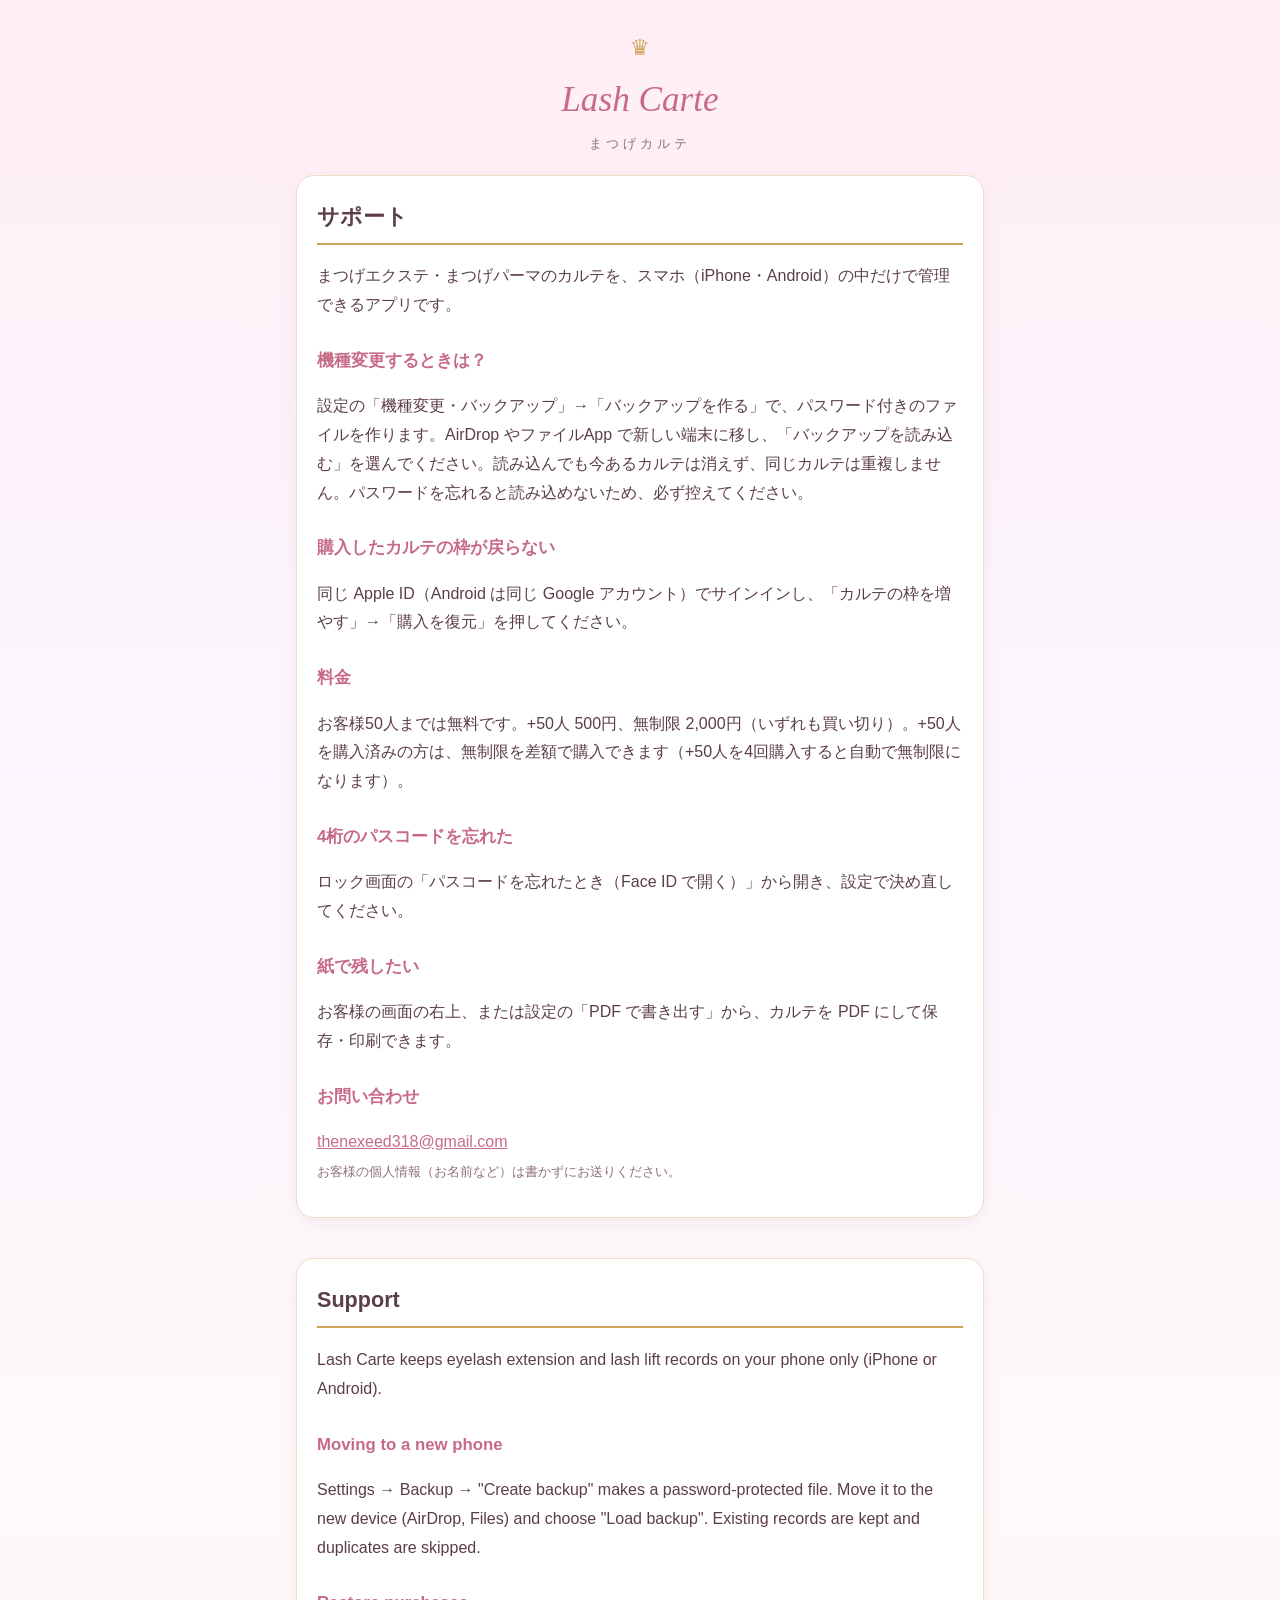
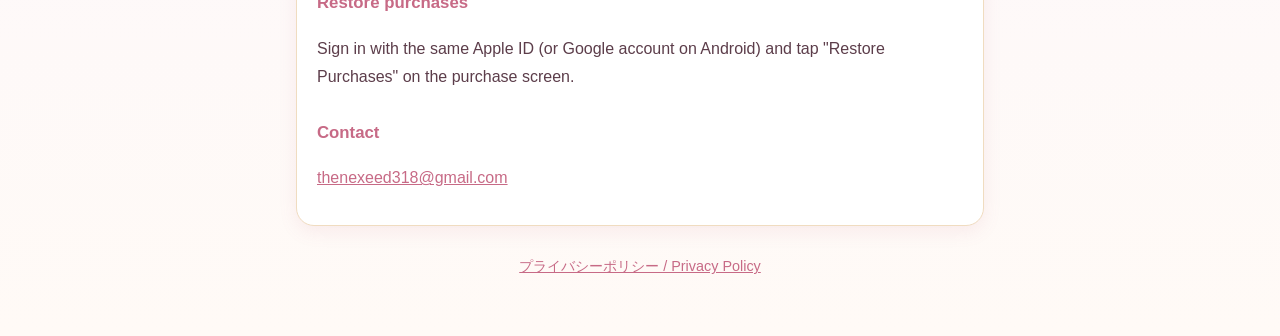
<file: index.html>
<!doctype html>
<html lang="ja">
<head>
<meta charset="utf-8">
<meta name="viewport" content="width=device-width, initial-scale=1">
<title>Lash Carte サポート / Support</title>
<link rel="stylesheet" href="style.css">
</head>
<body>
<main>
<header><div class="crown">♛</div><p class="logo">Lash Carte</p><div class="sub">まつげカルテ</div></header>
<section class="card">
<h1>サポート</h1>
<p>まつげエクステ・まつげパーマのカルテを、スマホ（iPhone・Android）の中だけで管理できるアプリです。</p>

<h2>機種変更するときは？</h2>
<p>設定の「機種変更・バックアップ」→「バックアップを作る」で、パスワード付きのファイルを作ります。AirDrop やファイルApp で新しい端末に移し、「バックアップを読み込む」を選んでください。読み込んでも今あるカルテは消えず、同じカルテは重複しません。パスワードを忘れると読み込めないため、必ず控えてください。</p>

<h2>購入したカルテの枠が戻らない</h2>
<p>同じ Apple ID（Android は同じ Google アカウント）でサインインし、「カルテの枠を増やす」→「購入を復元」を押してください。</p>

<h2>料金</h2>
<p>お客様50人までは無料です。+50人 500円、無制限 2,000円（いずれも買い切り）。+50人を購入済みの方は、無制限を差額で購入できます（+50人を4回購入すると自動で無制限になります）。</p>

<h2>4桁のパスコードを忘れた</h2>
<p>ロック画面の「パスコードを忘れたとき（Face ID で開く）」から開き、設定で決め直してください。</p>

<h2>紙で残したい</h2>
<p>お客様の画面の右上、または設定の「PDF で書き出す」から、カルテを PDF にして保存・印刷できます。</p>

<h2>お問い合わせ</h2>
<p><a href="mailto:thenexeed318@gmail.com">thenexeed318@gmail.com</a><br><small>お客様の個人情報（お名前など）は書かずにお送りください。</small></p>
</section>

<section class="card en" lang="en">
<h1>Support</h1>
<p>Lash Carte keeps eyelash extension and lash lift records on your phone only (iPhone or Android).</p>
<h2>Moving to a new phone</h2>
<p>Settings → Backup → "Create backup" makes a password-protected file. Move it to the new device (AirDrop, Files) and choose "Load backup". Existing records are kept and duplicates are skipped.</p>
<h2>Restore purchases</h2>
<p>Sign in with the same Apple ID (or Google account on Android) and tap "Restore Purchases" on the purchase screen.</p>
<h2>Contact</h2>
<p><a href="mailto:thenexeed318@gmail.com">thenexeed318@gmail.com</a></p>
</section>
<nav><a href="privacy.html">プライバシーポリシー / Privacy Policy</a></nav>
</main>
</body>
</html>
</file>
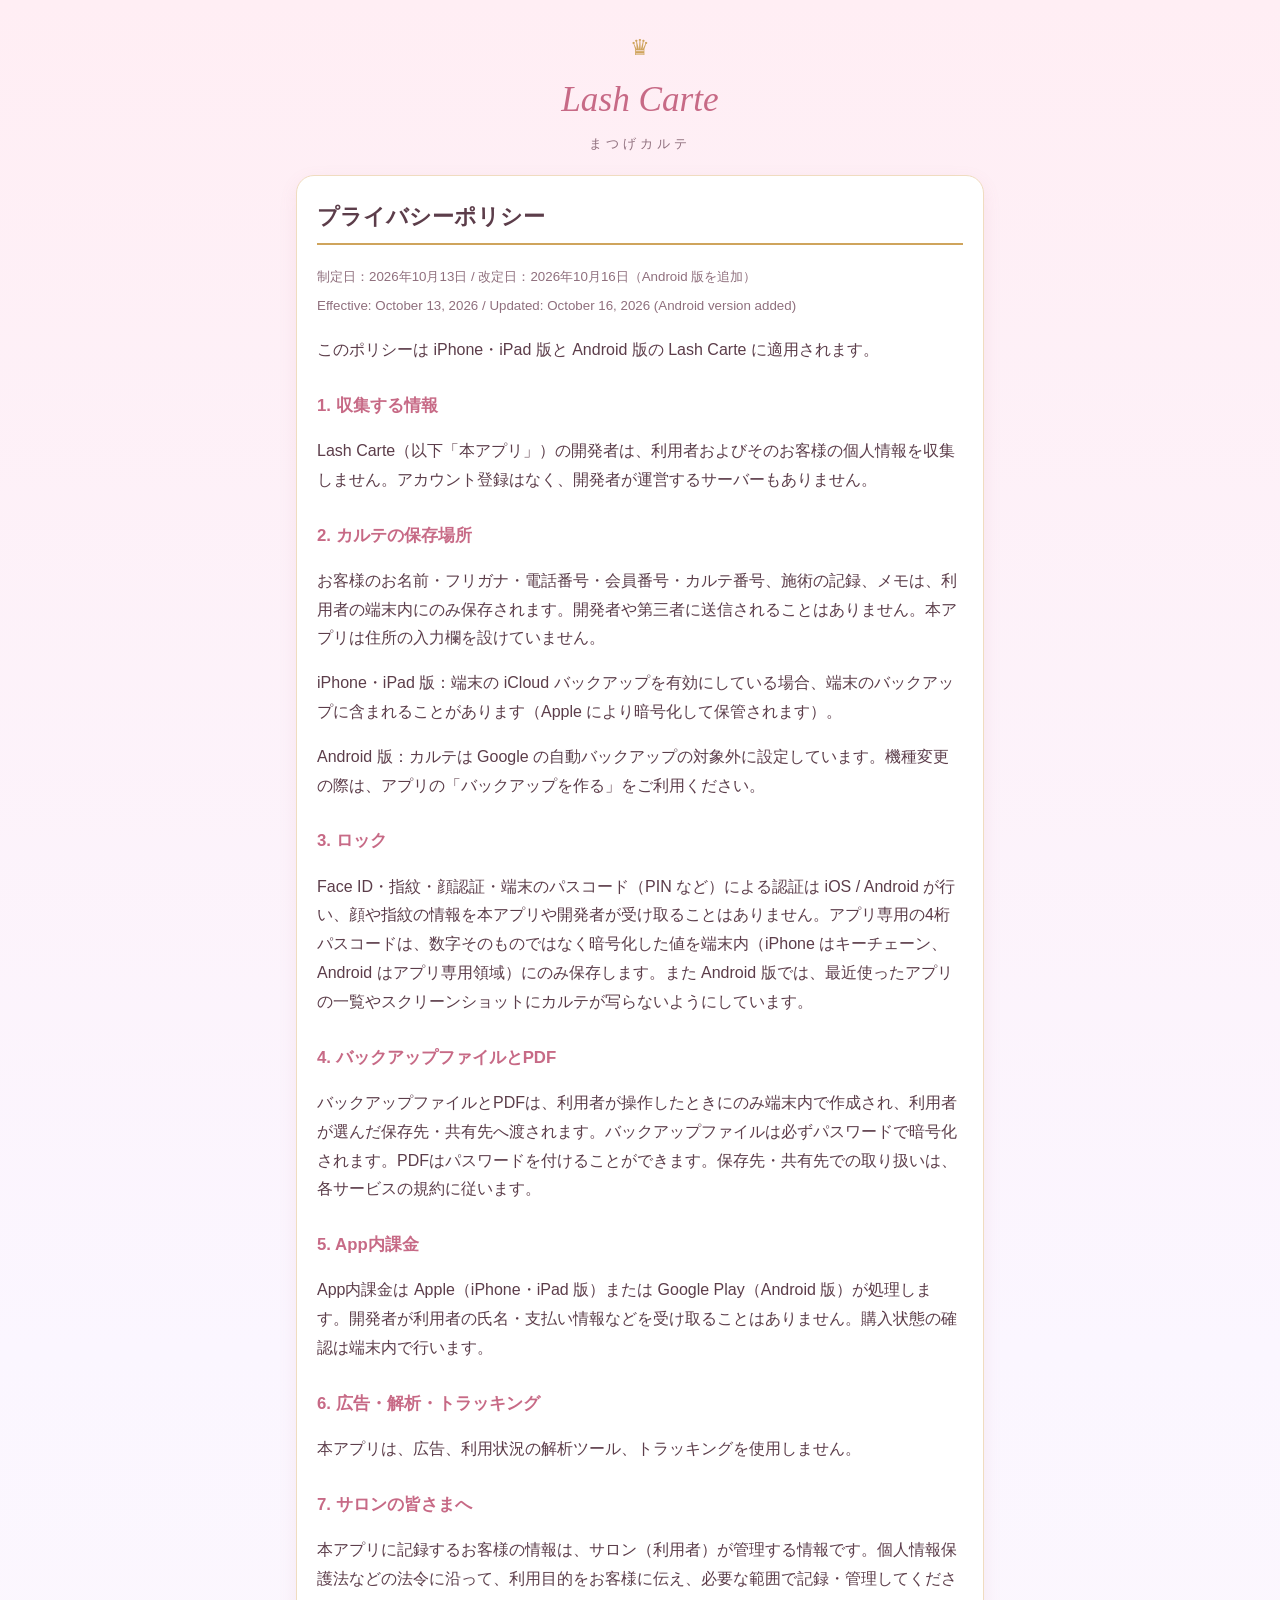
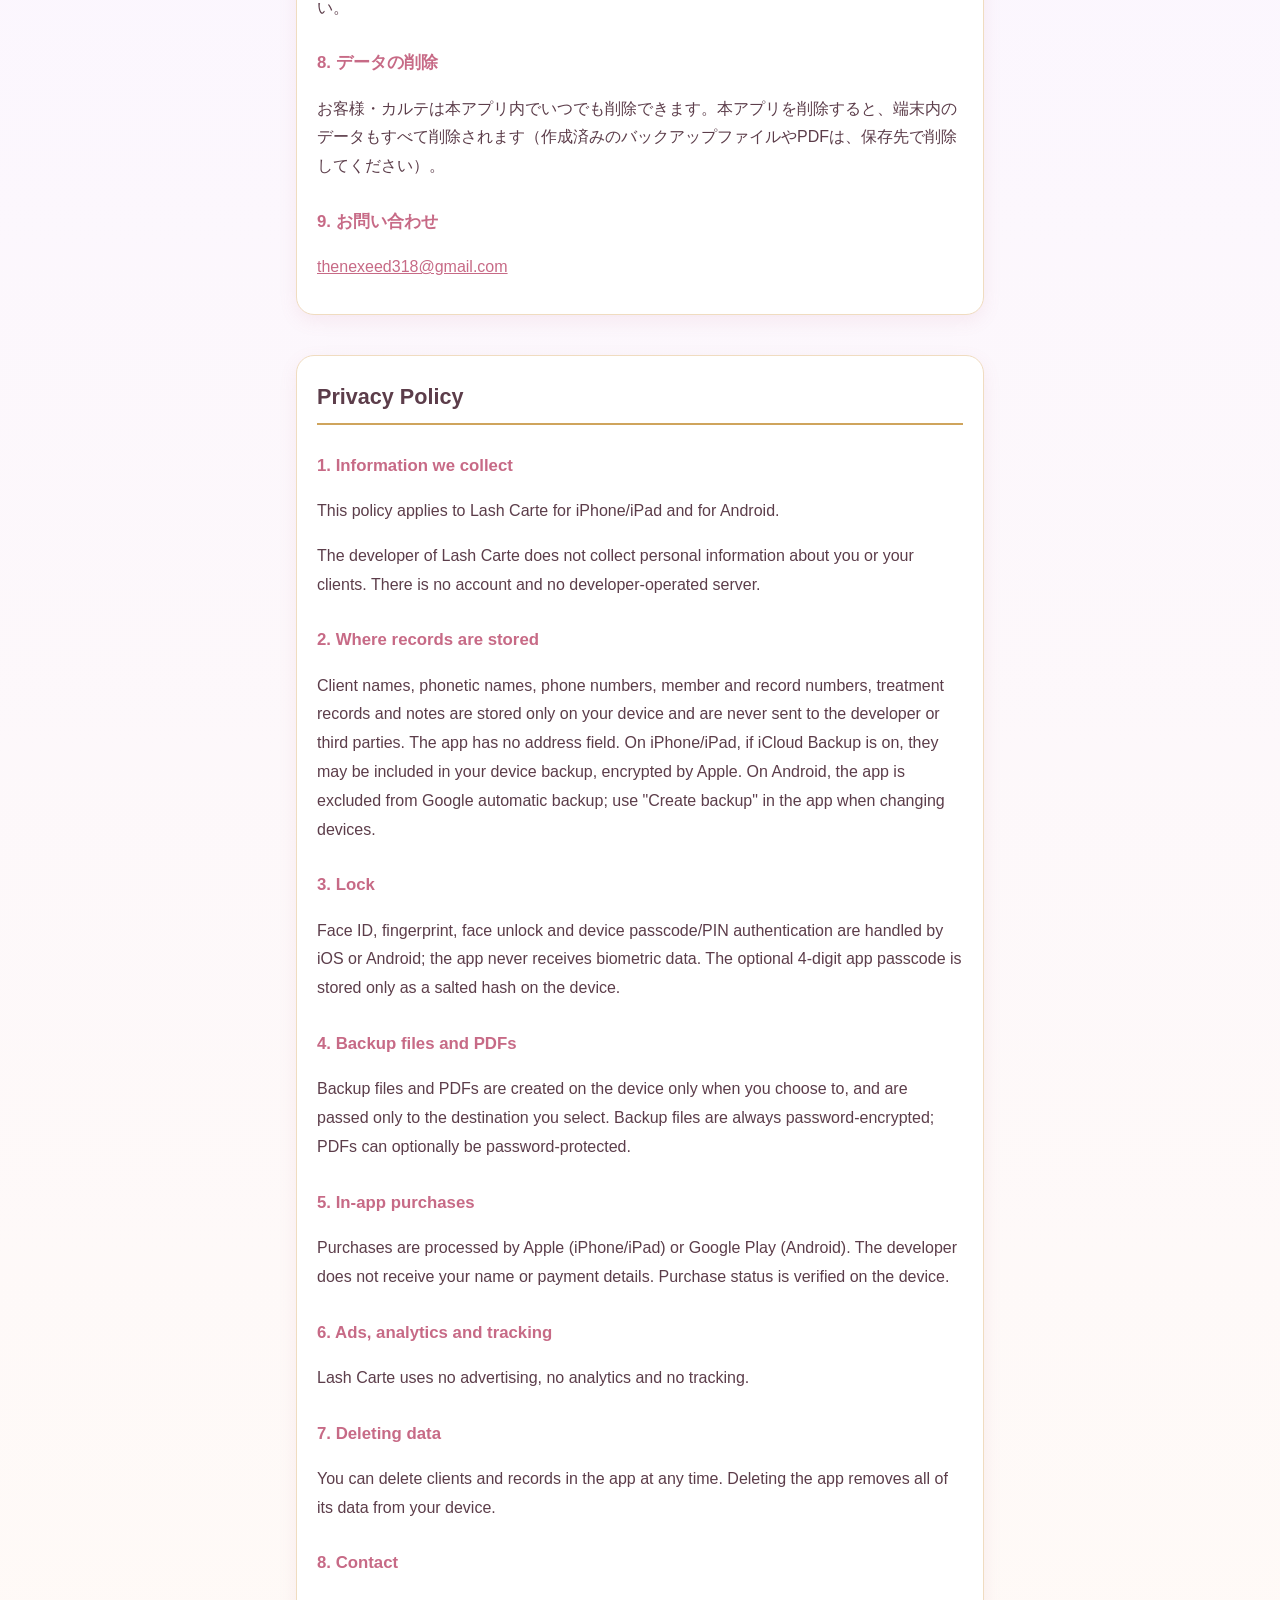
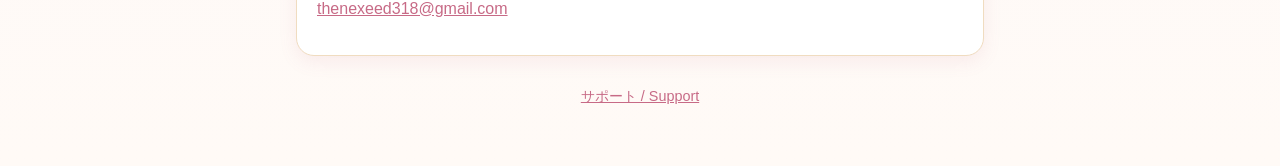
<file: privacy.html>
<!doctype html>
<html lang="ja">
<head>
<meta charset="utf-8">
<meta name="viewport" content="width=device-width, initial-scale=1">
<title>Lash Carte プライバシーポリシー / Privacy Policy</title>
<link rel="stylesheet" href="style.css">
</head>
<body>
<main>
<header><div class="crown">♛</div><p class="logo">Lash Carte</p><div class="sub">まつげカルテ</div></header>
<section class="card">
<h1>プライバシーポリシー</h1>
<p><small>制定日：2026年10月13日 / 改定日：2026年10月16日（Android 版を追加）<br>Effective: October 13, 2026 / Updated: October 16, 2026 (Android version added)</small></p>
<p>このポリシーは iPhone・iPad 版と Android 版の Lash Carte に適用されます。</p>

<h2>1. 収集する情報</h2>
<p>Lash Carte（以下「本アプリ」）の開発者は、利用者およびそのお客様の個人情報を収集しません。アカウント登録はなく、開発者が運営するサーバーもありません。</p>

<h2>2. カルテの保存場所</h2>
<p>お客様のお名前・フリガナ・電話番号・会員番号・カルテ番号、施術の記録、メモは、利用者の端末内にのみ保存されます。開発者や第三者に送信されることはありません。本アプリは住所の入力欄を設けていません。</p>
<p>iPhone・iPad 版：端末の iCloud バックアップを有効にしている場合、端末のバックアップに含まれることがあります（Apple により暗号化して保管されます）。</p>
<p>Android 版：カルテは Google の自動バックアップの対象外に設定しています。機種変更の際は、アプリの「バックアップを作る」をご利用ください。</p>

<h2>3. ロック</h2>
<p>Face ID・指紋・顔認証・端末のパスコード（PIN など）による認証は iOS / Android が行い、顔や指紋の情報を本アプリや開発者が受け取ることはありません。アプリ専用の4桁パスコードは、数字そのものではなく暗号化した値を端末内（iPhone はキーチェーン、Android はアプリ専用領域）にのみ保存します。また Android 版では、最近使ったアプリの一覧やスクリーンショットにカルテが写らないようにしています。</p>

<h2>4. バックアップファイルとPDF</h2>
<p>バックアップファイルとPDFは、利用者が操作したときにのみ端末内で作成され、利用者が選んだ保存先・共有先へ渡されます。バックアップファイルは必ずパスワードで暗号化されます。PDFはパスワードを付けることができます。保存先・共有先での取り扱いは、各サービスの規約に従います。</p>

<h2>5. App内課金</h2>
<p>App内課金は Apple（iPhone・iPad 版）または Google Play（Android 版）が処理します。開発者が利用者の氏名・支払い情報などを受け取ることはありません。購入状態の確認は端末内で行います。</p>

<h2>6. 広告・解析・トラッキング</h2>
<p>本アプリは、広告、利用状況の解析ツール、トラッキングを使用しません。</p>

<h2>7. サロンの皆さまへ</h2>
<p>本アプリに記録するお客様の情報は、サロン（利用者）が管理する情報です。個人情報保護法などの法令に沿って、利用目的をお客様に伝え、必要な範囲で記録・管理してください。</p>

<h2>8. データの削除</h2>
<p>お客様・カルテは本アプリ内でいつでも削除できます。本アプリを削除すると、端末内のデータもすべて削除されます（作成済みのバックアップファイルやPDFは、保存先で削除してください）。</p>

<h2>9. お問い合わせ</h2>
<p><a href="mailto:thenexeed318@gmail.com">thenexeed318@gmail.com</a></p>
</section>

<section class="card en" lang="en">
<h1>Privacy Policy</h1>
<h2>1. Information we collect</h2>
<p>This policy applies to Lash Carte for iPhone/iPad and for Android.</p>
<p>The developer of Lash Carte does not collect personal information about you or your clients. There is no account and no developer-operated server.</p>
<h2>2. Where records are stored</h2>
<p>Client names, phonetic names, phone numbers, member and record numbers, treatment records and notes are stored only on your device and are never sent to the developer or third parties. The app has no address field. On iPhone/iPad, if iCloud Backup is on, they may be included in your device backup, encrypted by Apple. On Android, the app is excluded from Google automatic backup; use "Create backup" in the app when changing devices.</p>
<h2>3. Lock</h2>
<p>Face ID, fingerprint, face unlock and device passcode/PIN authentication are handled by iOS or Android; the app never receives biometric data. The optional 4-digit app passcode is stored only as a salted hash on the device.</p>
<h2>4. Backup files and PDFs</h2>
<p>Backup files and PDFs are created on the device only when you choose to, and are passed only to the destination you select. Backup files are always password-encrypted; PDFs can optionally be password-protected.</p>
<h2>5. In-app purchases</h2>
<p>Purchases are processed by Apple (iPhone/iPad) or Google Play (Android). The developer does not receive your name or payment details. Purchase status is verified on the device.</p>
<h2>6. Ads, analytics and tracking</h2>
<p>Lash Carte uses no advertising, no analytics and no tracking.</p>
<h2>7. Deleting data</h2>
<p>You can delete clients and records in the app at any time. Deleting the app removes all of its data from your device.</p>
<h2>8. Contact</h2>
<p><a href="mailto:thenexeed318@gmail.com">thenexeed318@gmail.com</a></p>
</section>
<nav><a href="index.html">サポート / Support</a></nav>
</main>
</body>
</html>
</file>
<file: style.css>
:root { --bg: #fff5f8; --card: #ffffff; --ink: #5c3d4a; --soft: #8f6f7d; --rose: #c76a86; --gold: #cfa45c; }
*, *::before, *::after { box-sizing: border-box; }
p { overflow-wrap: anywhere; }
body { margin: 0; background: linear-gradient(#ffeef4, #fbf6ff 40%, #fffaf6); color: var(--ink); font-family: -apple-system, "Hiragino Sans", "Hiragino Kaku Gothic ProN", sans-serif; line-height: 1.8; }
main { max-width: 720px; margin: 0 auto; padding: 28px 16px 56px; }
header { text-align: center; margin-bottom: 20px; }
header .crown { color: var(--gold); font-size: 1.4rem; }
header .logo { font-family: Georgia, "Times New Roman", serif; font-style: italic; font-size: 2.2rem; color: var(--rose); margin: 0; }
header .sub { letter-spacing: .3em; color: var(--soft); font-size: .8rem; }
h1 { font-size: 1.35rem; border-bottom: 2px solid var(--gold); padding-bottom: 6px; }
h2 { font-size: 1.05rem; margin-top: 26px; color: var(--rose); }
section.card { background: var(--card); border: 1px solid #f0dcc0; border-radius: 18px; padding: 4px 20px 16px; box-shadow: 0 6px 18px rgba(199,106,134,.10); }
.en { margin-top: 40px; }
small { color: var(--soft); }
a { color: var(--rose); }
nav { text-align: center; margin-top: 28px; font-size: .9rem; }
</file>
